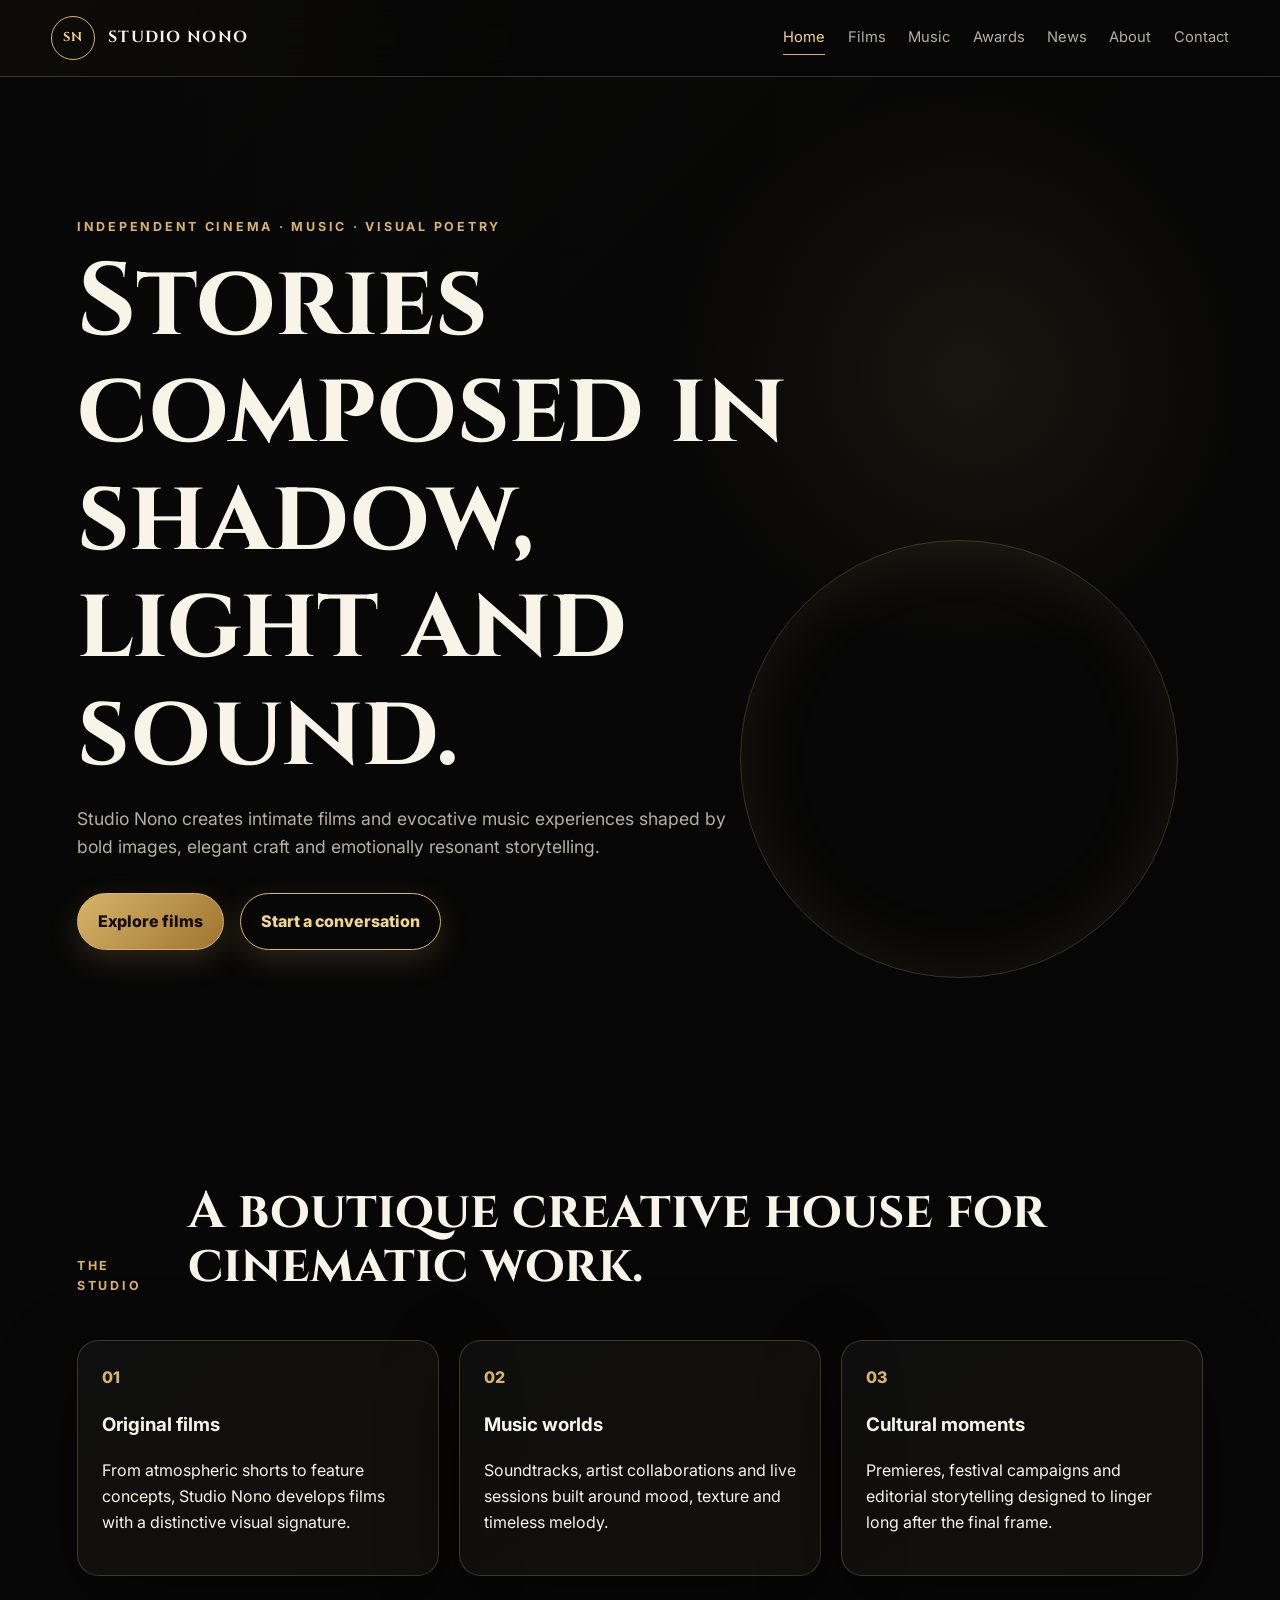
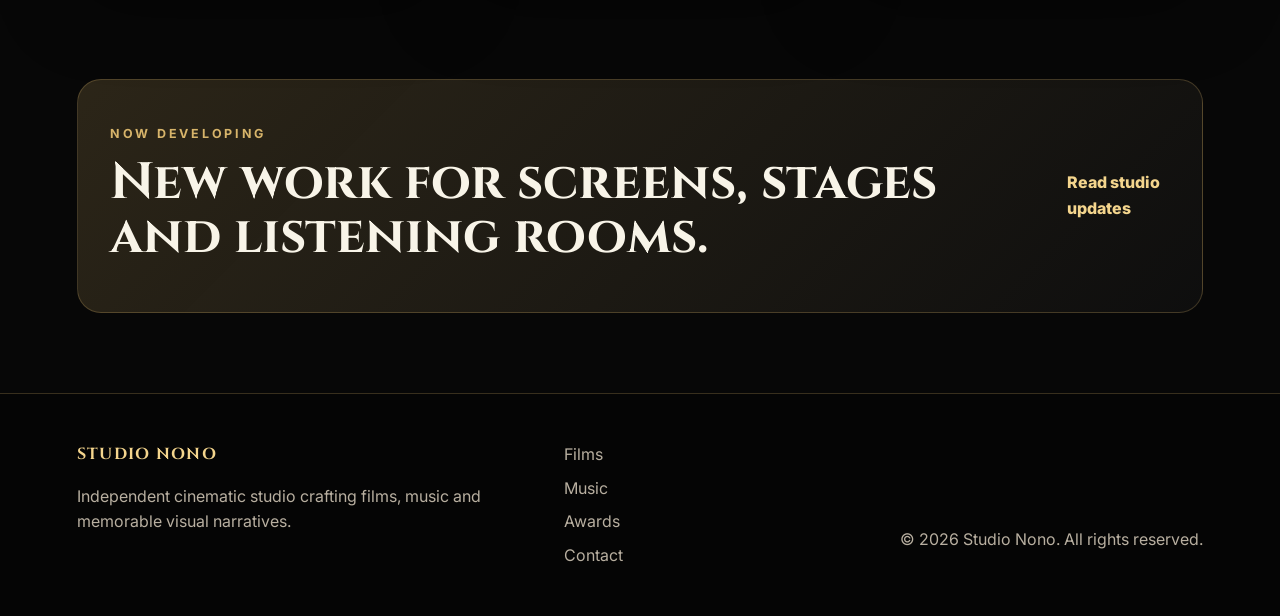
<file: index.html>
<!DOCTYPE html>
<html lang="en">
<head>
  <meta charset="UTF-8">
  <meta name="viewport" content="width=device-width, initial-scale=1.0">
  <meta name="description" content="Studio Nono is an independent cinematic studio crafting films, music and stories with a poetic global perspective.">
  <title>Studio Nono | Cinematic Stories</title>
  <link rel="preconnect" href="https://fonts.googleapis.com">
  <link rel="preconnect" href="https://fonts.gstatic.com" crossorigin>
  <link href="https://fonts.googleapis.com/css2?family=Cinzel:wght@500;600;700&family=Inter:wght@400;500;600;700&display=swap" rel="stylesheet">
  <link rel="stylesheet" href="assets/css/styles.css">
</head>
<body>
  <header class="site-header" data-header>
    <a class="brand" href="index.html" aria-label="Studio Nono home">
      <span class="brand-mark">SN</span>
      <span class="brand-text">Studio Nono</span>
    </a>
    <button class="nav-toggle" type="button" aria-expanded="false" aria-controls="primary-navigation" data-nav-toggle>
      <span class="sr-only">Toggle navigation</span>
      <span></span><span></span><span></span>
    </button>
    <nav class="primary-nav" id="primary-navigation" data-nav>
      <a href="index.html">Home</a>
      <a href="films.html">Films</a>
      <a href="music.html">Music</a>
      <a href="awards.html">Awards</a>
      <a href="news.html">News</a>
      <a href="about.html">About</a>
      <a href="contact.html">Contact</a>
    </nav>
  </header>

  <main>
    <section class="hero hero-home">
      <div class="hero-content reveal">
        <p class="eyebrow">Independent cinema · Music · Visual poetry</p>
        <h1>Stories composed in shadow, light and sound.</h1>
        <p class="hero-copy">Studio Nono creates intimate films and evocative music experiences shaped by bold images, elegant craft and emotionally resonant storytelling.</p>
        <div class="hero-actions">
          <a class="button" href="films.html">Explore films</a>
          <a class="button button-ghost" href="contact.html">Start a conversation</a>
        </div>
      </div>
    </section>

    <section class="section section-grid">
      <div class="section-heading reveal">
        <p class="eyebrow">The studio</p>
        <h2>A boutique creative house for cinematic work.</h2>
      </div>
      <div class="cards three-columns">
        <article class="card reveal">
          <span class="card-number">01</span>
          <h3>Original films</h3>
          <p>From atmospheric shorts to feature concepts, Studio Nono develops films with a distinctive visual signature.</p>
        </article>
        <article class="card reveal">
          <span class="card-number">02</span>
          <h3>Music worlds</h3>
          <p>Soundtracks, artist collaborations and live sessions built around mood, texture and timeless melody.</p>
        </article>
        <article class="card reveal">
          <span class="card-number">03</span>
          <h3>Cultural moments</h3>
          <p>Premieres, festival campaigns and editorial storytelling designed to linger long after the final frame.</p>
        </article>
      </div>
    </section>

    <section class="feature-band reveal">
      <div>
        <p class="eyebrow">Now developing</p>
        <h2>New work for screens, stages and listening rooms.</h2>
      </div>
      <a class="text-link" href="news.html">Read studio updates</a>
    </section>
  </main>

  <footer class="site-footer">
    <div>
      <a class="footer-brand" href="index.html">Studio Nono</a>
      <p>Independent cinematic studio crafting films, music and memorable visual narratives.</p>
    </div>
    <div class="footer-links">
      <a href="films.html">Films</a>
      <a href="music.html">Music</a>
      <a href="awards.html">Awards</a>
      <a href="contact.html">Contact</a>
    </div>
    <p class="copyright">© <span data-year></span> Studio Nono. All rights reserved.</p>
  </footer>
  <script src="assets/js/main.js"></script>
</body>
</html>
</file>
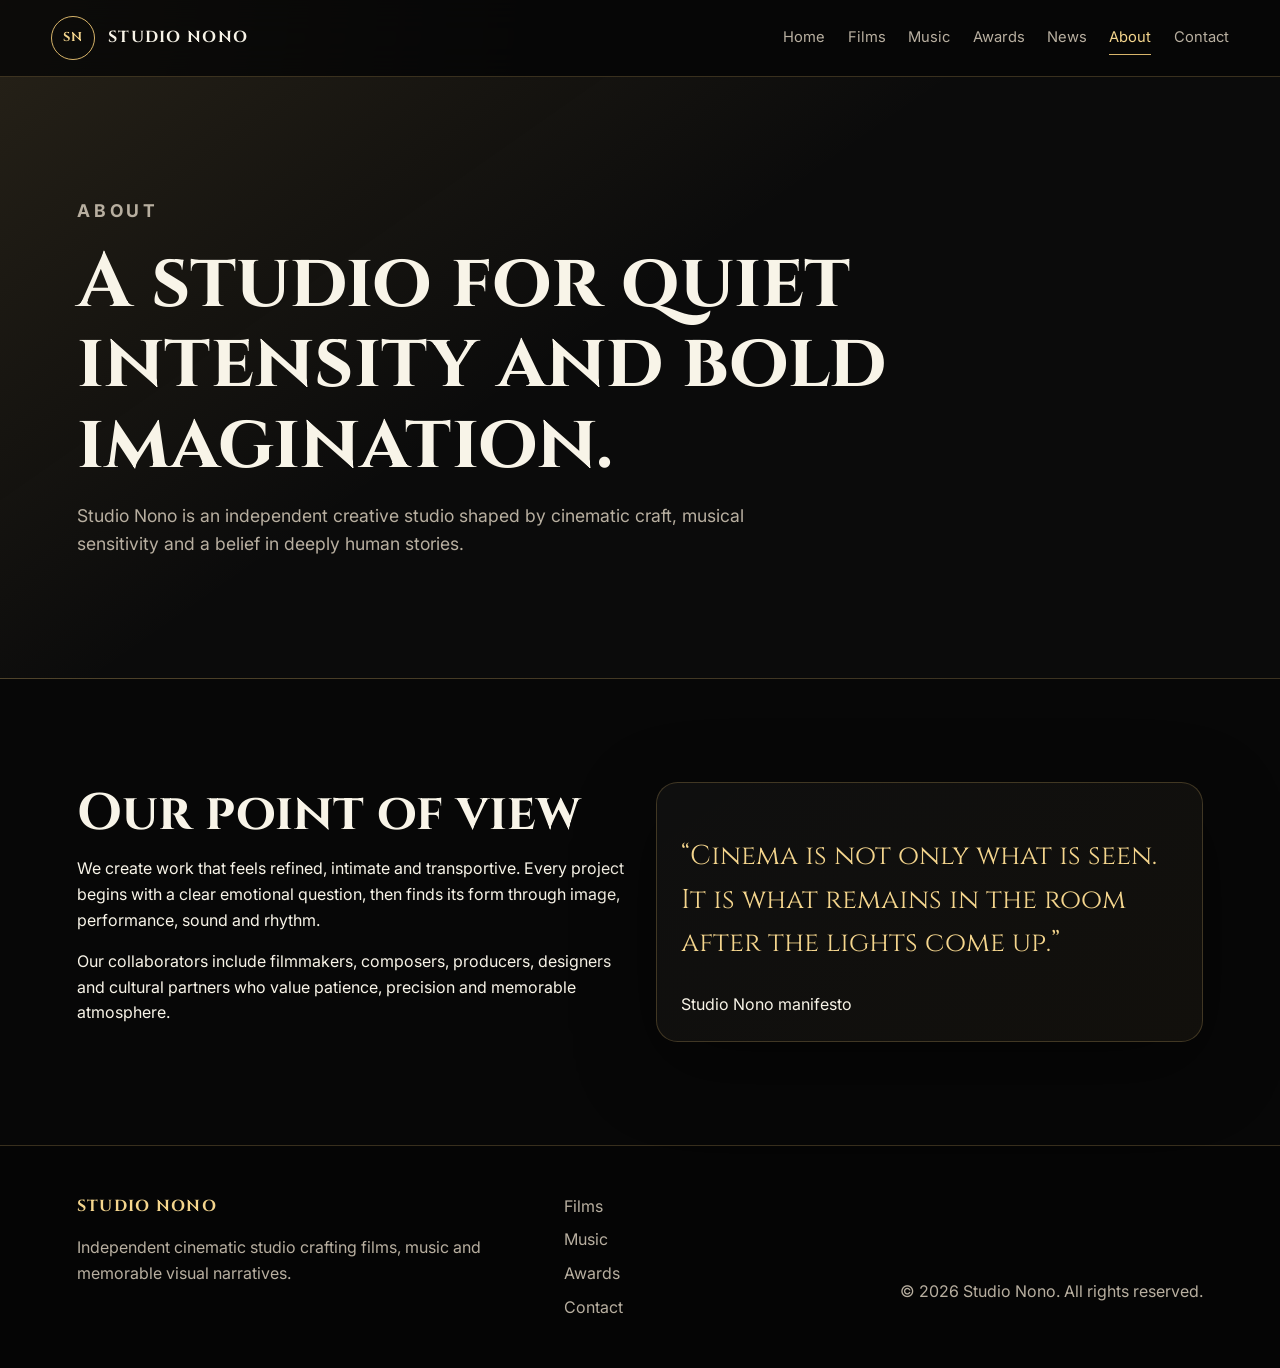
<file: about.html>
<!DOCTYPE html><html lang="en"><head><meta charset="UTF-8"><meta name="viewport" content="width=device-width, initial-scale=1.0"><meta name="description" content="About Studio Nono and its creative approach."><title>About | Studio Nono</title><link rel="preconnect" href="https://fonts.googleapis.com"><link rel="preconnect" href="https://fonts.gstatic.com" crossorigin><link href="https://fonts.googleapis.com/css2?family=Cinzel:wght@500;600;700&family=Inter:wght@400;500;600;700&display=swap" rel="stylesheet"><link rel="stylesheet" href="assets/css/styles.css"></head><body><header class="site-header" data-header><a class="brand" href="index.html" aria-label="Studio Nono home"><span class="brand-mark">SN</span><span class="brand-text">Studio Nono</span></a><button class="nav-toggle" type="button" aria-expanded="false" aria-controls="primary-navigation" data-nav-toggle><span class="sr-only">Toggle navigation</span><span></span><span></span><span></span></button><nav class="primary-nav" id="primary-navigation" data-nav><a href="index.html">Home</a><a href="films.html">Films</a><a href="music.html">Music</a><a href="awards.html">Awards</a><a href="news.html">News</a><a href="about.html">About</a><a href="contact.html">Contact</a></nav></header><main><section class="page-hero"><p class="eyebrow">About</p><h1>A studio for quiet intensity and bold imagination.</h1><p>Studio Nono is an independent creative studio shaped by cinematic craft, musical sensitivity and a belief in deeply human stories.</p></section><section class="section split"><div class="reveal"><h2>Our point of view</h2><p>We create work that feels refined, intimate and transportive. Every project begins with a clear emotional question, then finds its form through image, performance, sound and rhythm.</p><p>Our collaborators include filmmakers, composers, producers, designers and cultural partners who value patience, precision and memorable atmosphere.</p></div><div class="quote-card reveal"><p>“Cinema is not only what is seen. It is what remains in the room after the lights come up.”</p><span>Studio Nono manifesto</span></div></section></main><footer class="site-footer"><div><a class="footer-brand" href="index.html">Studio Nono</a><p>Independent cinematic studio crafting films, music and memorable visual narratives.</p></div><div class="footer-links"><a href="films.html">Films</a><a href="music.html">Music</a><a href="awards.html">Awards</a><a href="contact.html">Contact</a></div><p class="copyright">© <span data-year></span> Studio Nono. All rights reserved.</p></footer><script src="assets/js/main.js"></script></body></html>
</file>
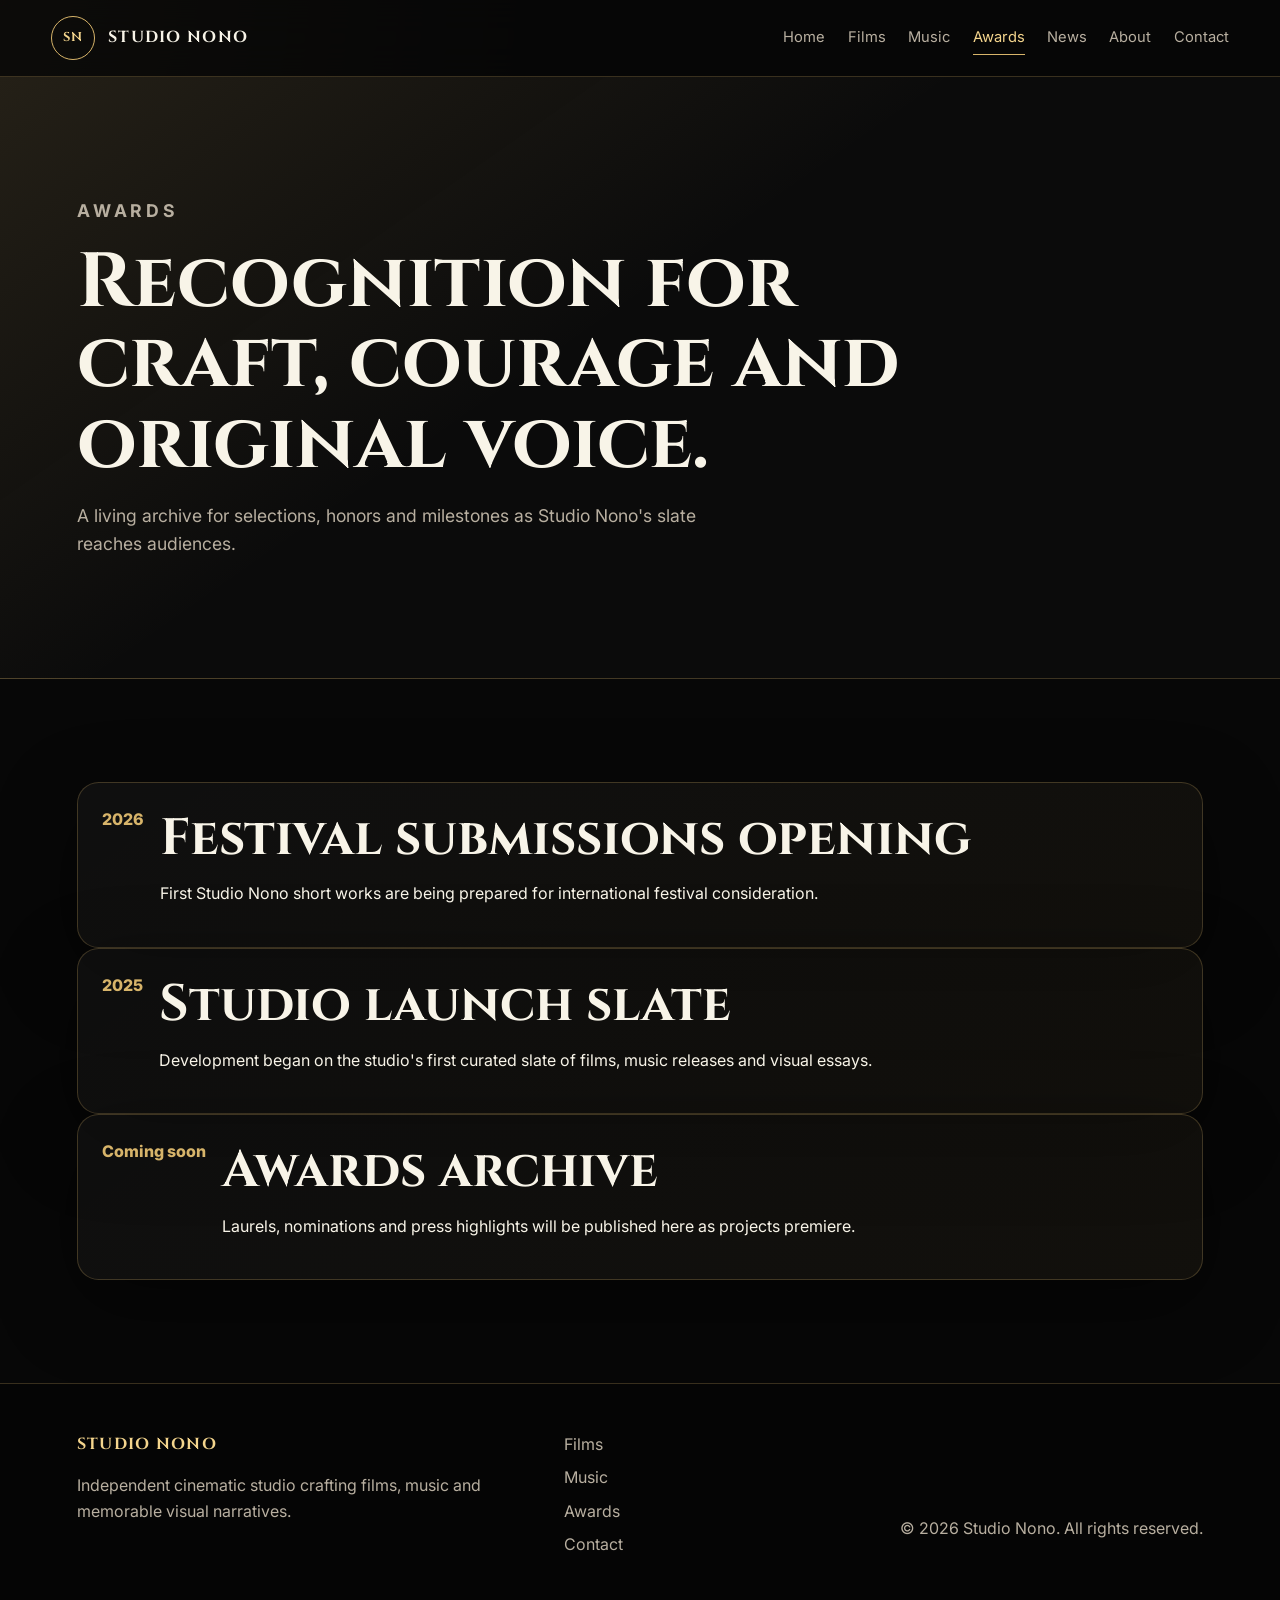
<file: awards.html>
<!DOCTYPE html><html lang="en"><head><meta charset="UTF-8"><meta name="viewport" content="width=device-width, initial-scale=1.0"><meta name="description" content="Studio Nono awards, selections and recognition."><title>Awards | Studio Nono</title><link rel="preconnect" href="https://fonts.googleapis.com"><link rel="preconnect" href="https://fonts.gstatic.com" crossorigin><link href="https://fonts.googleapis.com/css2?family=Cinzel:wght@500;600;700&family=Inter:wght@400;500;600;700&display=swap" rel="stylesheet"><link rel="stylesheet" href="assets/css/styles.css"></head><body><header class="site-header" data-header><a class="brand" href="index.html" aria-label="Studio Nono home"><span class="brand-mark">SN</span><span class="brand-text">Studio Nono</span></a><button class="nav-toggle" type="button" aria-expanded="false" aria-controls="primary-navigation" data-nav-toggle><span class="sr-only">Toggle navigation</span><span></span><span></span><span></span></button><nav class="primary-nav" id="primary-navigation" data-nav><a href="index.html">Home</a><a href="films.html">Films</a><a href="music.html">Music</a><a href="awards.html">Awards</a><a href="news.html">News</a><a href="about.html">About</a><a href="contact.html">Contact</a></nav></header><main><section class="page-hero"><p class="eyebrow">Awards</p><h1>Recognition for craft, courage and original voice.</h1><p>A living archive for selections, honors and milestones as Studio Nono's slate reaches audiences.</p></section><section class="section timeline"><article class="timeline-item reveal"><span>2026</span><div><h2>Festival submissions opening</h2><p>First Studio Nono short works are being prepared for international festival consideration.</p></div></article><article class="timeline-item reveal"><span>2025</span><div><h2>Studio launch slate</h2><p>Development began on the studio's first curated slate of films, music releases and visual essays.</p></div></article><article class="timeline-item reveal"><span>Coming soon</span><div><h2>Awards archive</h2><p>Laurels, nominations and press highlights will be published here as projects premiere.</p></div></article></section></main><footer class="site-footer"><div><a class="footer-brand" href="index.html">Studio Nono</a><p>Independent cinematic studio crafting films, music and memorable visual narratives.</p></div><div class="footer-links"><a href="films.html">Films</a><a href="music.html">Music</a><a href="awards.html">Awards</a><a href="contact.html">Contact</a></div><p class="copyright">© <span data-year></span> Studio Nono. All rights reserved.</p></footer><script src="assets/js/main.js"></script></body></html>
</file>
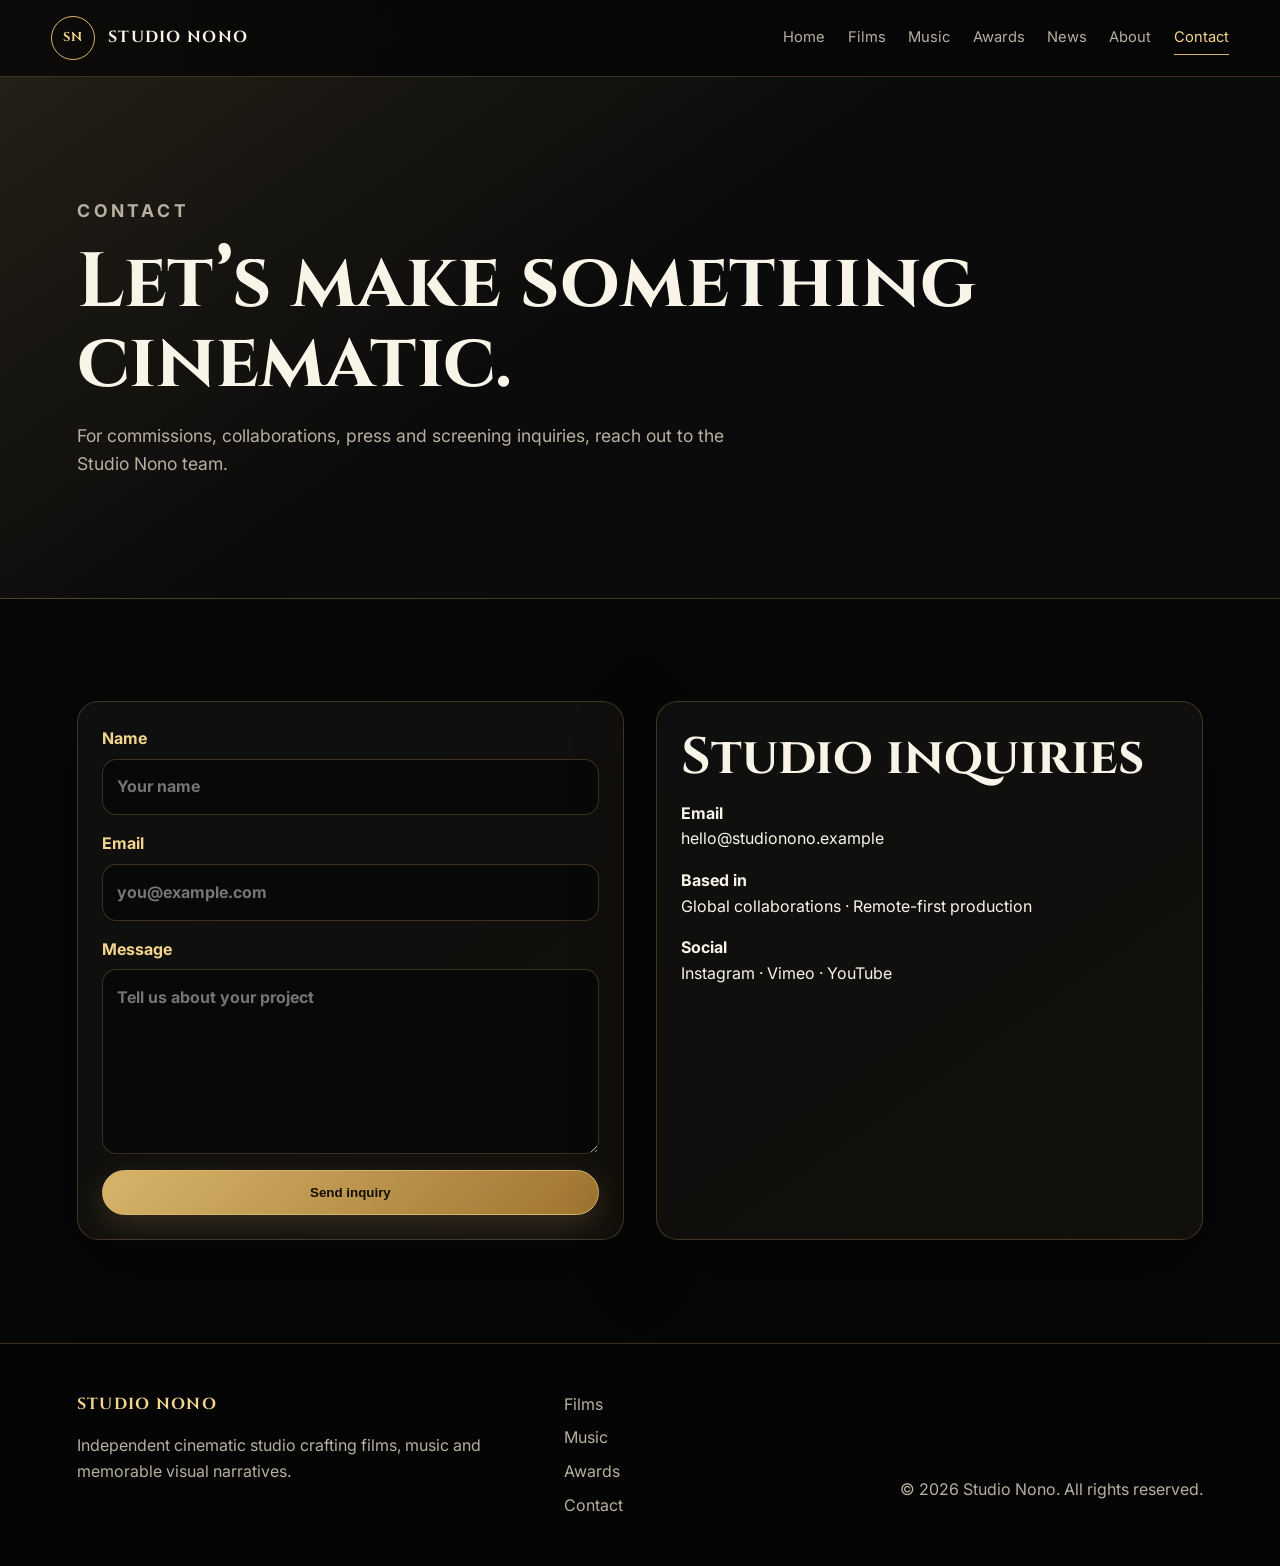
<file: contact.html>
<!DOCTYPE html><html lang="en"><head><meta charset="UTF-8"><meta name="viewport" content="width=device-width, initial-scale=1.0"><meta name="description" content="Contact Studio Nono for film, music and collaboration inquiries."><title>Contact | Studio Nono</title><link rel="preconnect" href="https://fonts.googleapis.com"><link rel="preconnect" href="https://fonts.gstatic.com" crossorigin><link href="https://fonts.googleapis.com/css2?family=Cinzel:wght@500;600;700&family=Inter:wght@400;500;600;700&display=swap" rel="stylesheet"><link rel="stylesheet" href="assets/css/styles.css"></head><body><header class="site-header" data-header><a class="brand" href="index.html" aria-label="Studio Nono home"><span class="brand-mark">SN</span><span class="brand-text">Studio Nono</span></a><button class="nav-toggle" type="button" aria-expanded="false" aria-controls="primary-navigation" data-nav-toggle><span class="sr-only">Toggle navigation</span><span></span><span></span><span></span></button><nav class="primary-nav" id="primary-navigation" data-nav><a href="index.html">Home</a><a href="films.html">Films</a><a href="music.html">Music</a><a href="awards.html">Awards</a><a href="news.html">News</a><a href="about.html">About</a><a href="contact.html">Contact</a></nav></header><main><section class="page-hero"><p class="eyebrow">Contact</p><h1>Let’s make something cinematic.</h1><p>For commissions, collaborations, press and screening inquiries, reach out to the Studio Nono team.</p></section><section class="section contact-layout"><form class="contact-form reveal" action="mailto:hello@studionono.example" method="post" enctype="text/plain"><label>Name<input type="text" name="name" placeholder="Your name" required></label><label>Email<input type="email" name="email" placeholder="you@example.com" required></label><label>Message<textarea name="message" rows="6" placeholder="Tell us about your project" required></textarea></label><button class="button" type="submit">Send inquiry</button></form><aside class="contact-panel reveal"><h2>Studio inquiries</h2><p><strong>Email</strong><br><a href="mailto:hello@studionono.example">hello@studionono.example</a></p><p><strong>Based in</strong><br>Global collaborations · Remote-first production</p><p><strong>Social</strong><br><a href="#">Instagram</a> · <a href="#">Vimeo</a> · <a href="#">YouTube</a></p></aside></section></main><footer class="site-footer"><div><a class="footer-brand" href="index.html">Studio Nono</a><p>Independent cinematic studio crafting films, music and memorable visual narratives.</p></div><div class="footer-links"><a href="films.html">Films</a><a href="music.html">Music</a><a href="awards.html">Awards</a><a href="contact.html">Contact</a></div><p class="copyright">© <span data-year></span> Studio Nono. All rights reserved.</p></footer><script src="assets/js/main.js"></script></body></html>
</file>
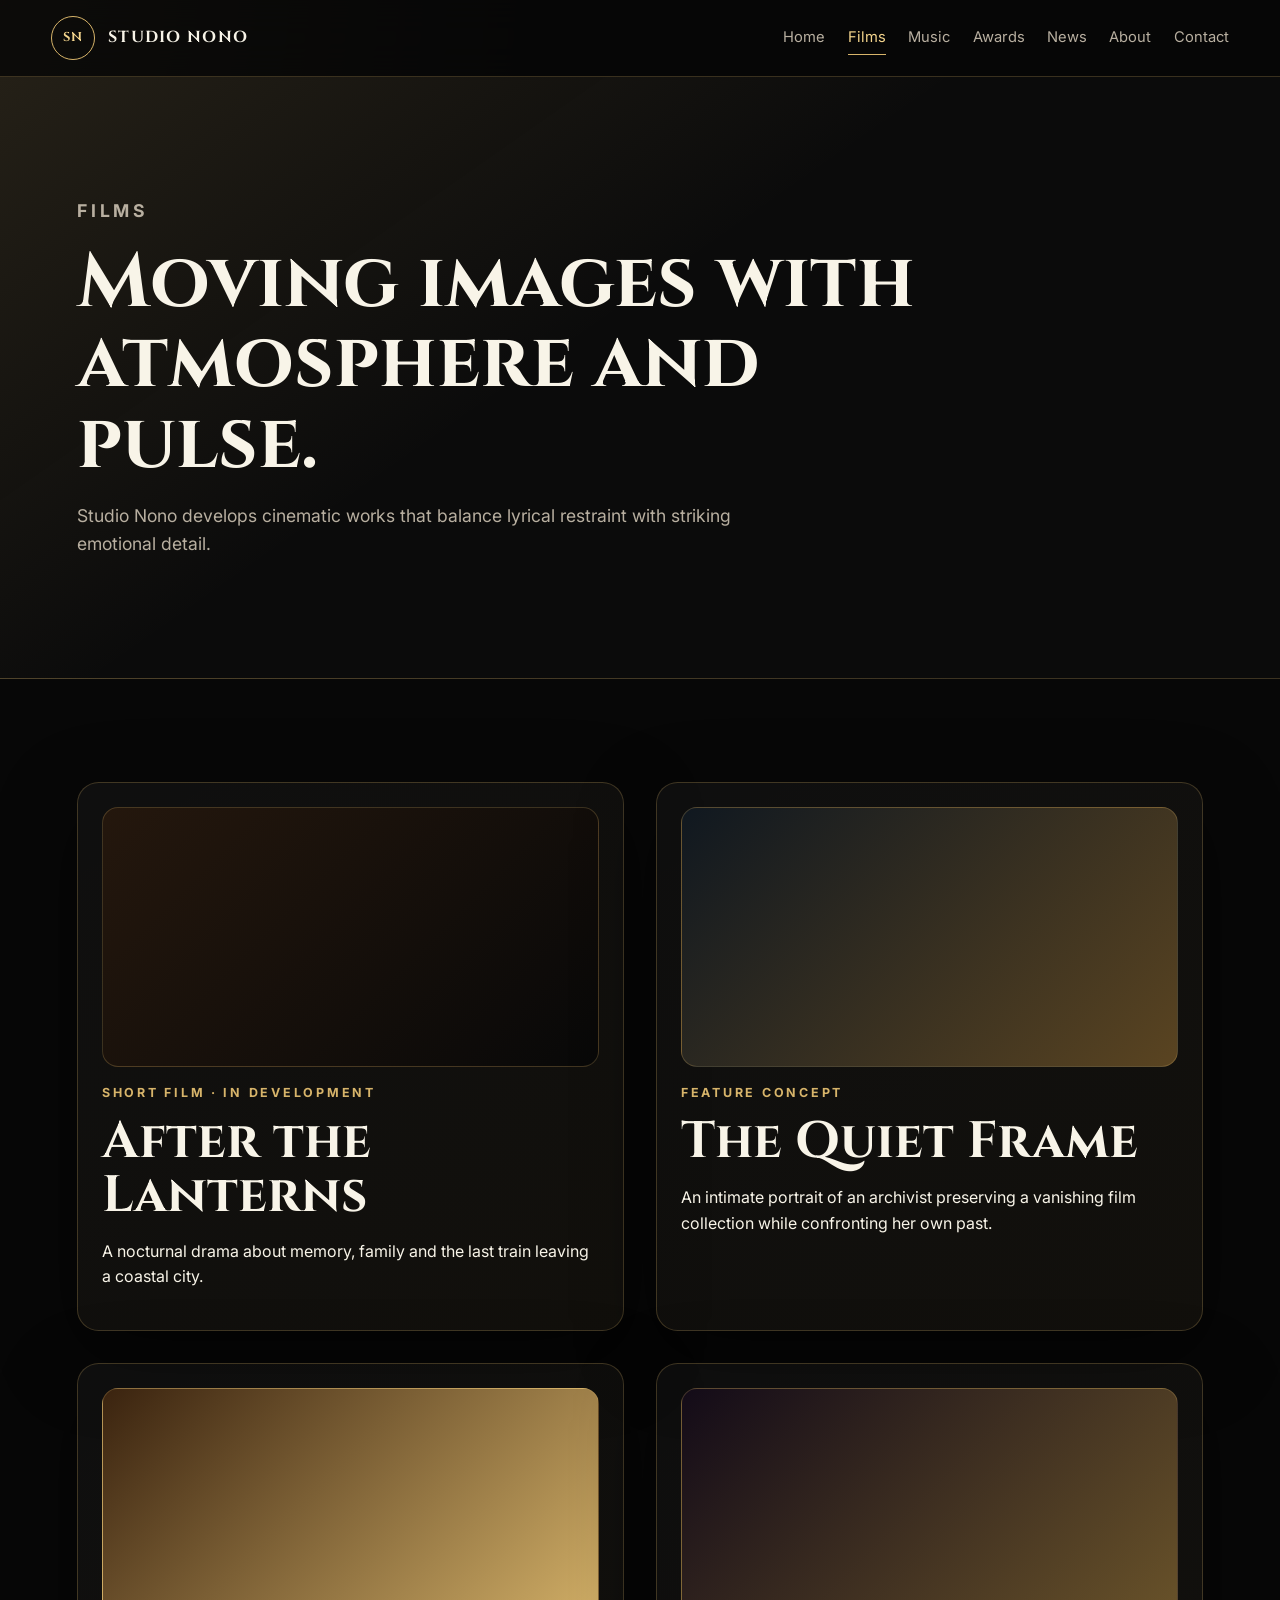
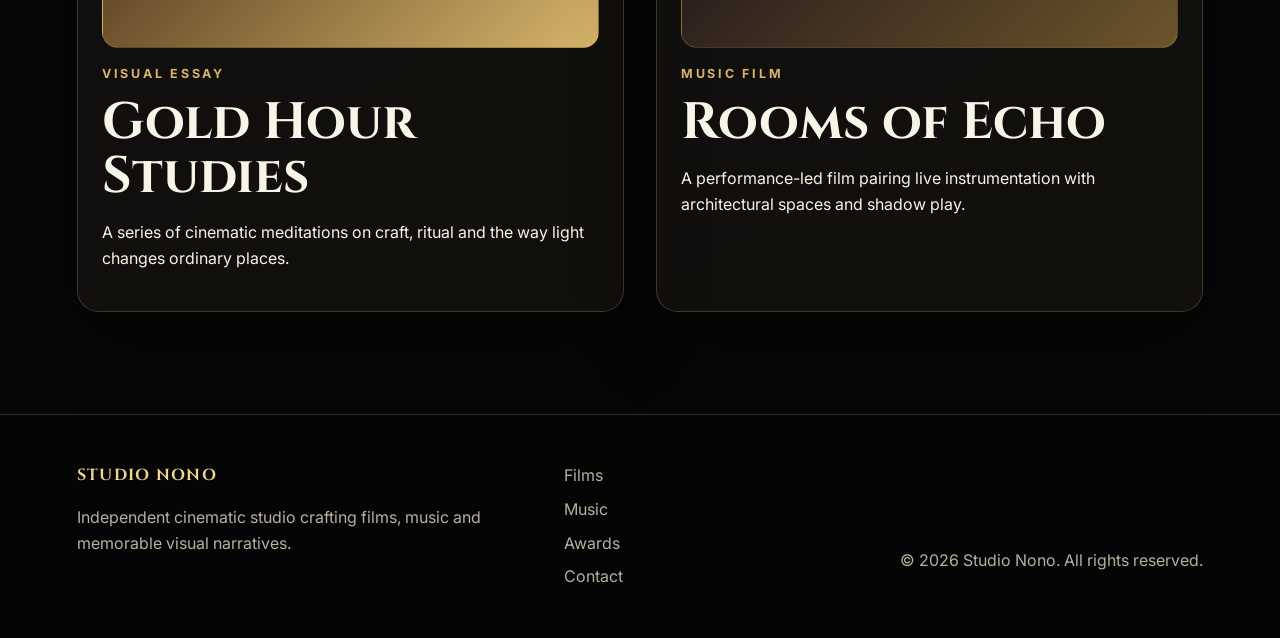
<file: films.html>
<!DOCTYPE html><html lang="en"><head><meta charset="UTF-8"><meta name="viewport" content="width=device-width, initial-scale=1.0"><meta name="description" content="Explore Studio Nono films and moving-image projects."><title>Films | Studio Nono</title><link rel="preconnect" href="https://fonts.googleapis.com"><link rel="preconnect" href="https://fonts.gstatic.com" crossorigin><link href="https://fonts.googleapis.com/css2?family=Cinzel:wght@500;600;700&family=Inter:wght@400;500;600;700&display=swap" rel="stylesheet"><link rel="stylesheet" href="assets/css/styles.css"></head><body><header class="site-header" data-header><a class="brand" href="index.html" aria-label="Studio Nono home"><span class="brand-mark">SN</span><span class="brand-text">Studio Nono</span></a><button class="nav-toggle" type="button" aria-expanded="false" aria-controls="primary-navigation" data-nav-toggle><span class="sr-only">Toggle navigation</span><span></span><span></span><span></span></button><nav class="primary-nav" id="primary-navigation" data-nav><a href="index.html">Home</a><a href="films.html">Films</a><a href="music.html">Music</a><a href="awards.html">Awards</a><a href="news.html">News</a><a href="about.html">About</a><a href="contact.html">Contact</a></nav></header><main><section class="page-hero"><p class="eyebrow">Films</p><h1>Moving images with atmosphere and pulse.</h1><p>Studio Nono develops cinematic works that balance lyrical restraint with striking emotional detail.</p></section><section class="section"><div class="cards two-columns"><article class="project-card reveal"><div class="poster poster-one"></div><p class="eyebrow">Short film · In development</p><h2>After the Lanterns</h2><p>A nocturnal drama about memory, family and the last train leaving a coastal city.</p></article><article class="project-card reveal"><div class="poster poster-two"></div><p class="eyebrow">Feature concept</p><h2>The Quiet Frame</h2><p>An intimate portrait of an archivist preserving a vanishing film collection while confronting her own past.</p></article><article class="project-card reveal"><div class="poster poster-three"></div><p class="eyebrow">Visual essay</p><h2>Gold Hour Studies</h2><p>A series of cinematic meditations on craft, ritual and the way light changes ordinary places.</p></article><article class="project-card reveal"><div class="poster poster-four"></div><p class="eyebrow">Music film</p><h2>Rooms of Echo</h2><p>A performance-led film pairing live instrumentation with architectural spaces and shadow play.</p></article></div></section></main><footer class="site-footer"><div><a class="footer-brand" href="index.html">Studio Nono</a><p>Independent cinematic studio crafting films, music and memorable visual narratives.</p></div><div class="footer-links"><a href="films.html">Films</a><a href="music.html">Music</a><a href="awards.html">Awards</a><a href="contact.html">Contact</a></div><p class="copyright">© <span data-year></span> Studio Nono. All rights reserved.</p></footer><script src="assets/js/main.js"></script></body></html>
</file>
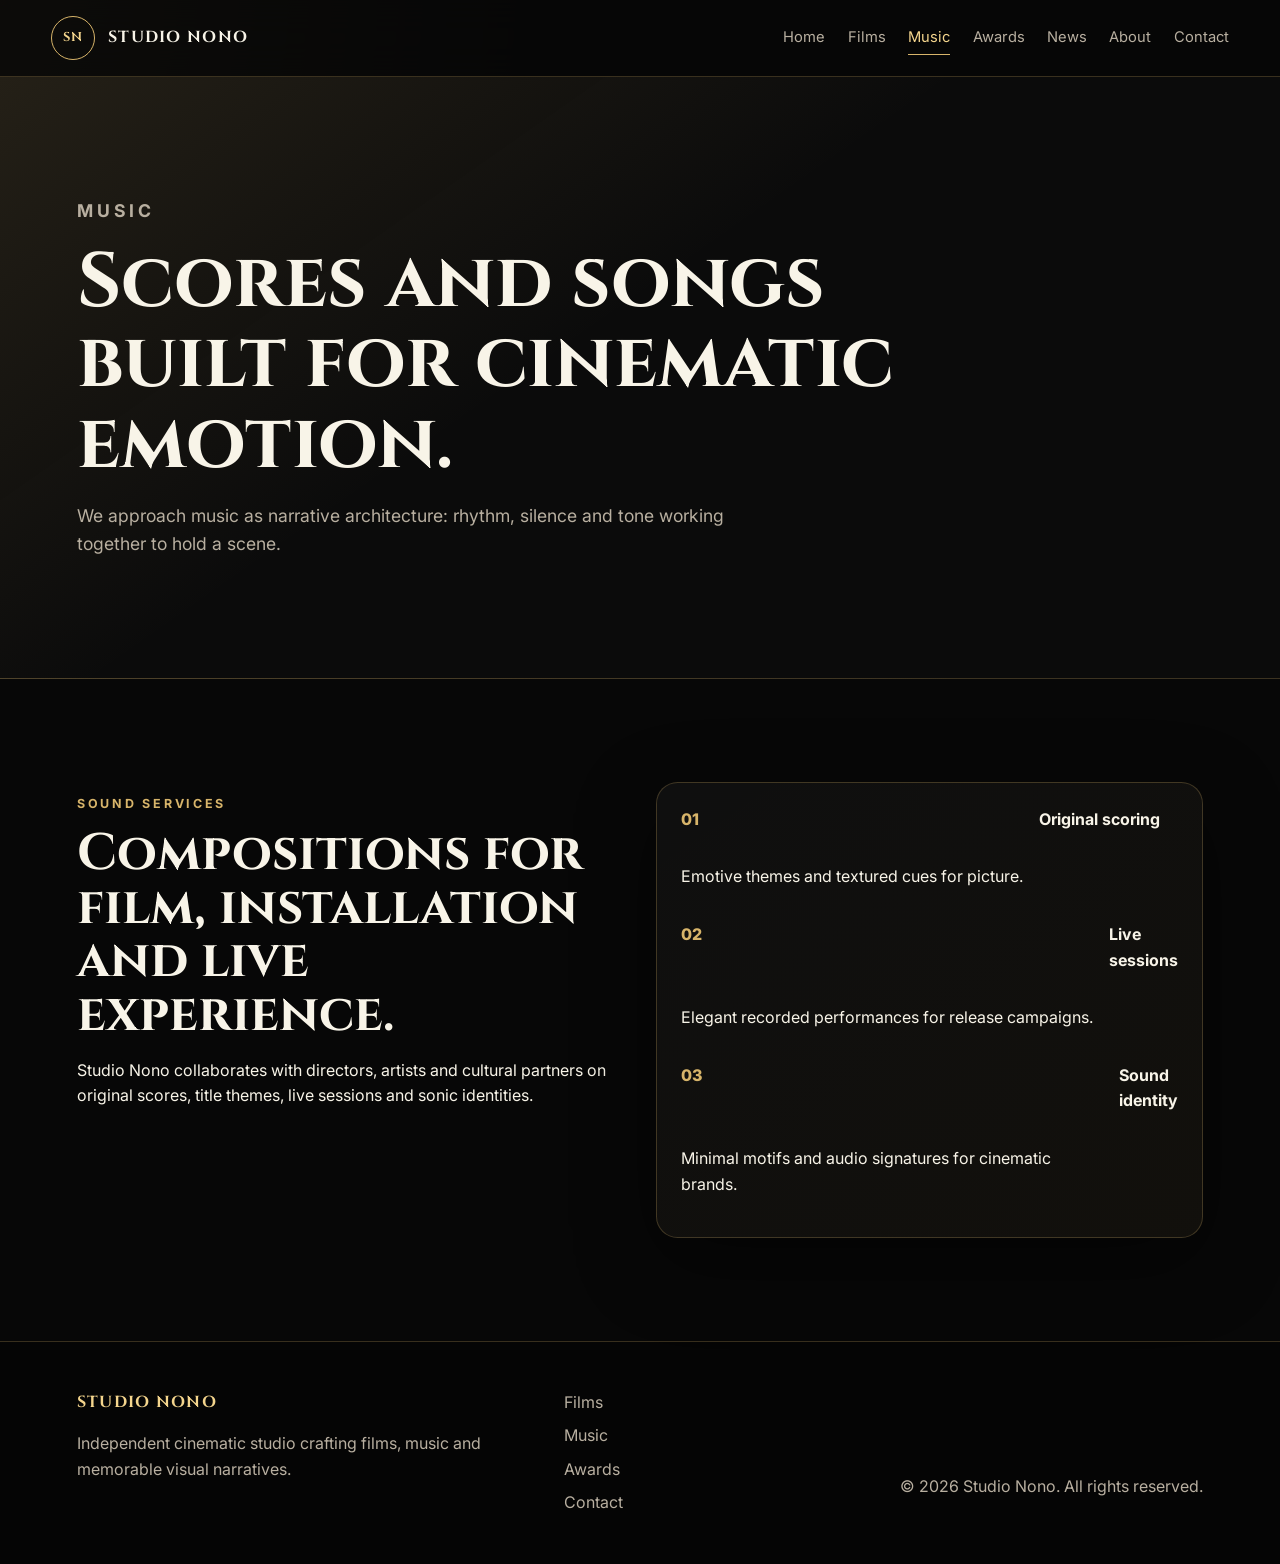
<file: music.html>
<!DOCTYPE html><html lang="en"><head><meta charset="UTF-8"><meta name="viewport" content="width=device-width, initial-scale=1.0"><meta name="description" content="Studio Nono music, scores and sound worlds."><title>Music | Studio Nono</title><link rel="preconnect" href="https://fonts.googleapis.com"><link rel="preconnect" href="https://fonts.gstatic.com" crossorigin><link href="https://fonts.googleapis.com/css2?family=Cinzel:wght@500;600;700&family=Inter:wght@400;500;600;700&display=swap" rel="stylesheet"><link rel="stylesheet" href="assets/css/styles.css"></head><body><header class="site-header" data-header><a class="brand" href="index.html" aria-label="Studio Nono home"><span class="brand-mark">SN</span><span class="brand-text">Studio Nono</span></a><button class="nav-toggle" type="button" aria-expanded="false" aria-controls="primary-navigation" data-nav-toggle><span class="sr-only">Toggle navigation</span><span></span><span></span><span></span></button><nav class="primary-nav" id="primary-navigation" data-nav><a href="index.html">Home</a><a href="films.html">Films</a><a href="music.html">Music</a><a href="awards.html">Awards</a><a href="news.html">News</a><a href="about.html">About</a><a href="contact.html">Contact</a></nav></header><main><section class="page-hero"><p class="eyebrow">Music</p><h1>Scores and songs built for cinematic emotion.</h1><p>We approach music as narrative architecture: rhythm, silence and tone working together to hold a scene.</p></section><section class="section split"><div class="reveal"><p class="eyebrow">Sound services</p><h2>Compositions for film, installation and live experience.</h2><p>Studio Nono collaborates with directors, artists and cultural partners on original scores, title themes, live sessions and sonic identities.</p></div><div class="track-list reveal"><div><span>01</span><strong>Original scoring</strong><p>Emotive themes and textured cues for picture.</p></div><div><span>02</span><strong>Live sessions</strong><p>Elegant recorded performances for release campaigns.</p></div><div><span>03</span><strong>Sound identity</strong><p>Minimal motifs and audio signatures for cinematic brands.</p></div></div></section></main><footer class="site-footer"><div><a class="footer-brand" href="index.html">Studio Nono</a><p>Independent cinematic studio crafting films, music and memorable visual narratives.</p></div><div class="footer-links"><a href="films.html">Films</a><a href="music.html">Music</a><a href="awards.html">Awards</a><a href="contact.html">Contact</a></div><p class="copyright">© <span data-year></span> Studio Nono. All rights reserved.</p></footer><script src="assets/js/main.js"></script></body></html>
</file>
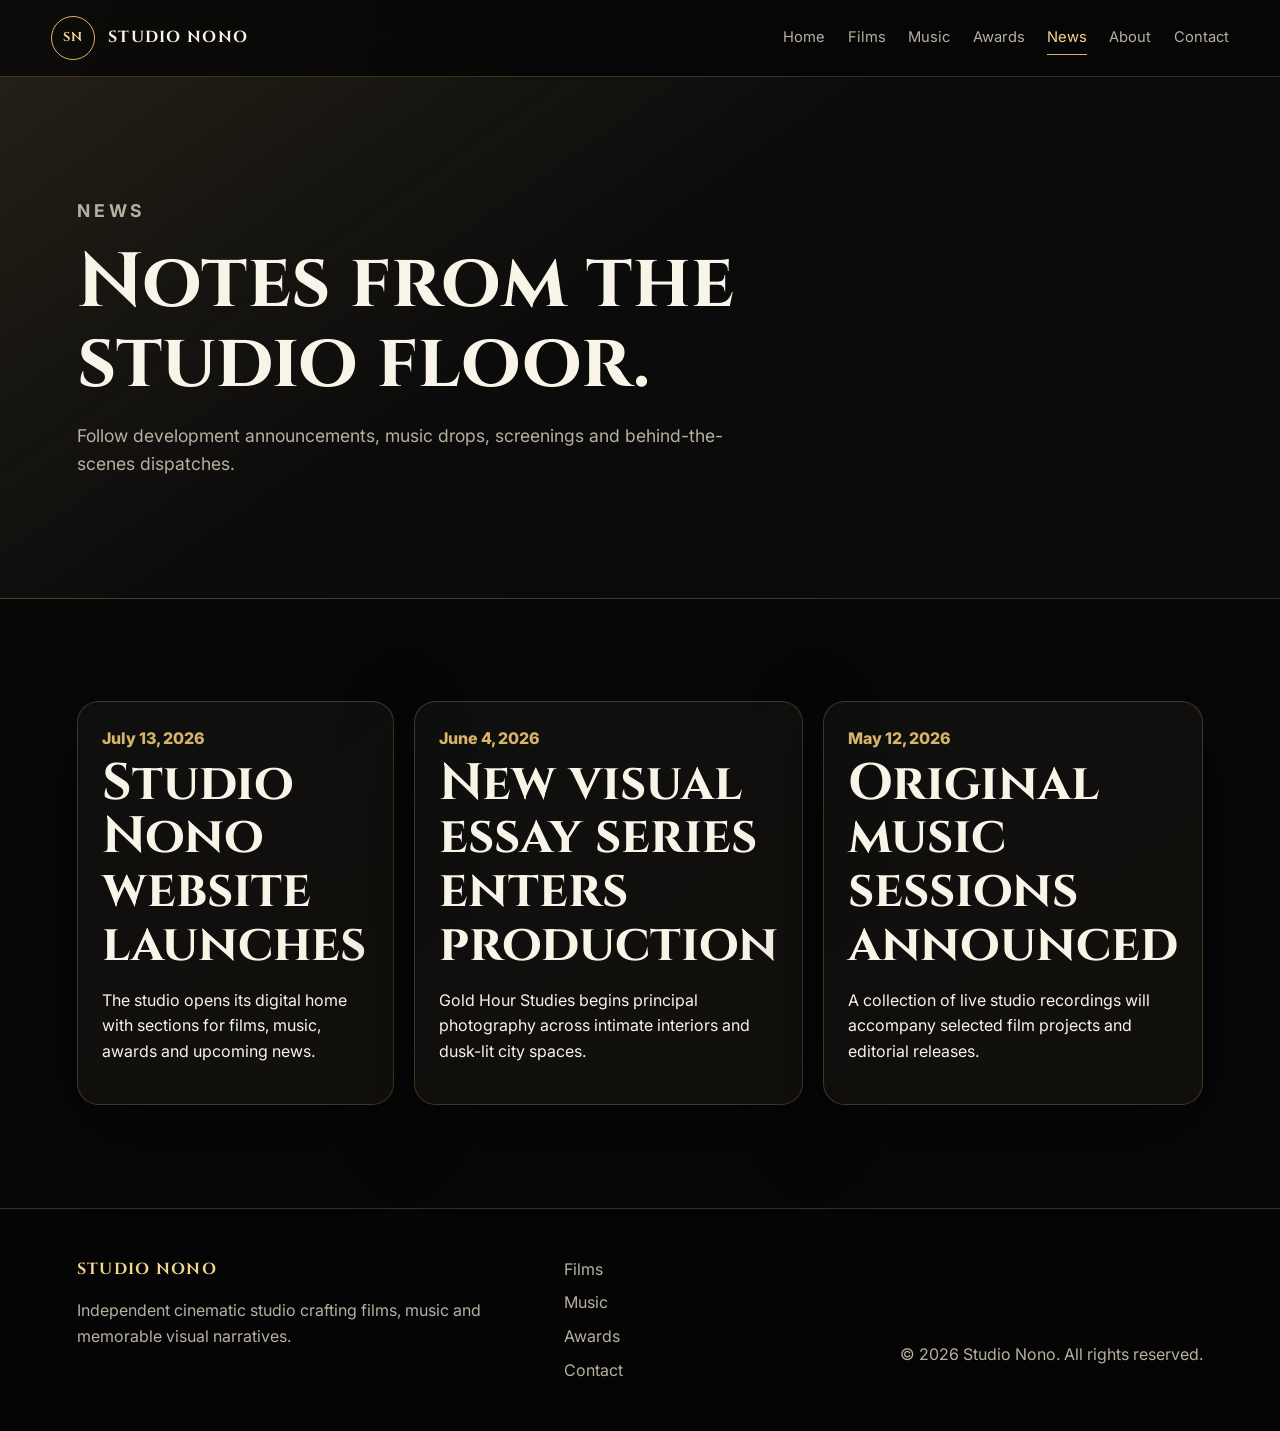
<file: news.html>
<!DOCTYPE html><html lang="en"><head><meta charset="UTF-8"><meta name="viewport" content="width=device-width, initial-scale=1.0"><meta name="description" content="Latest Studio Nono news and updates."><title>News | Studio Nono</title><link rel="preconnect" href="https://fonts.googleapis.com"><link rel="preconnect" href="https://fonts.gstatic.com" crossorigin><link href="https://fonts.googleapis.com/css2?family=Cinzel:wght@500;600;700&family=Inter:wght@400;500;600;700&display=swap" rel="stylesheet"><link rel="stylesheet" href="assets/css/styles.css"></head><body><header class="site-header" data-header><a class="brand" href="index.html" aria-label="Studio Nono home"><span class="brand-mark">SN</span><span class="brand-text">Studio Nono</span></a><button class="nav-toggle" type="button" aria-expanded="false" aria-controls="primary-navigation" data-nav-toggle><span class="sr-only">Toggle navigation</span><span></span><span></span><span></span></button><nav class="primary-nav" id="primary-navigation" data-nav><a href="index.html">Home</a><a href="films.html">Films</a><a href="music.html">Music</a><a href="awards.html">Awards</a><a href="news.html">News</a><a href="about.html">About</a><a href="contact.html">Contact</a></nav></header><main><section class="page-hero"><p class="eyebrow">News</p><h1>Notes from the studio floor.</h1><p>Follow development announcements, music drops, screenings and behind-the-scenes dispatches.</p></section><section class="section news-grid"><article class="news-card reveal"><time datetime="2026-07-13">July 13, 2026</time><h2>Studio Nono website launches</h2><p>The studio opens its digital home with sections for films, music, awards and upcoming news.</p></article><article class="news-card reveal"><time datetime="2026-06-04">June 4, 2026</time><h2>New visual essay series enters production</h2><p>Gold Hour Studies begins principal photography across intimate interiors and dusk-lit city spaces.</p></article><article class="news-card reveal"><time datetime="2026-05-12">May 12, 2026</time><h2>Original music sessions announced</h2><p>A collection of live studio recordings will accompany selected film projects and editorial releases.</p></article></section></main><footer class="site-footer"><div><a class="footer-brand" href="index.html">Studio Nono</a><p>Independent cinematic studio crafting films, music and memorable visual narratives.</p></div><div class="footer-links"><a href="films.html">Films</a><a href="music.html">Music</a><a href="awards.html">Awards</a><a href="contact.html">Contact</a></div><p class="copyright">© <span data-year></span> Studio Nono. All rights reserved.</p></footer><script src="assets/js/main.js"></script></body></html>
</file>
<file: assets/css/styles.css>
:root{--bg:#070707;--bg-soft:#101010;--panel:#17130f;--gold:#d7b46a;--gold-bright:#f4d58d;--text:#f8f4e8;--muted:#b8afa0;--line:rgba(215,180,106,.24);--shadow:0 24px 80px rgba(0,0,0,.45)}*{box-sizing:border-box}html{scroll-behavior:smooth}body{margin:0;font-family:Inter,system-ui,sans-serif;background:radial-gradient(circle at top left,rgba(215,180,106,.14),transparent 34rem),var(--bg);color:var(--text);line-height:1.6}a{color:inherit;text-decoration:none}img,svg{max-width:100%}.sr-only{position:absolute;width:1px;height:1px;padding:0;margin:-1px;overflow:hidden;clip:rect(0,0,0,0);white-space:nowrap;border:0}.site-header{position:sticky;top:0;z-index:20;display:flex;align-items:center;justify-content:space-between;gap:1rem;padding:1rem clamp(1rem,4vw,4rem);background:rgba(7,7,7,.78);backdrop-filter:blur(18px);border-bottom:1px solid var(--line)}.brand,.footer-brand{font-family:Cinzel,serif;font-weight:700;letter-spacing:.08em;text-transform:uppercase}.brand{display:flex;align-items:center;gap:.8rem}.brand-mark{display:grid;place-items:center;width:2.75rem;height:2.75rem;border:1px solid var(--gold);border-radius:50%;color:var(--gold-bright);font-size:.8rem}.primary-nav{display:flex;align-items:center;gap:1.4rem;color:var(--muted);font-size:.92rem}.primary-nav a{position:relative}.primary-nav a::after{content:"";position:absolute;left:0;right:0;bottom:-.35rem;height:1px;transform:scaleX(0);background:var(--gold);transition:transform .25s}.primary-nav a:hover,.primary-nav a.active{color:var(--gold-bright)}.primary-nav a:hover::after,.primary-nav a.active::after{transform:scaleX(1)}.nav-toggle{display:none;background:none;border:0;color:var(--text);padding:.5rem}.nav-toggle span:not(.sr-only){display:block;width:1.7rem;height:2px;margin:.35rem;background:var(--gold);transition:.25s}.hero{min-height:82vh;display:grid;align-items:center;padding:clamp(6rem,10vw,9rem) clamp(1rem,6vw,6rem);position:relative;overflow:hidden}.hero::before{content:"";position:absolute;inset:0;background:linear-gradient(90deg,rgba(7,7,7,.98),rgba(7,7,7,.64)),radial-gradient(circle at 75% 30%,rgba(215,180,106,.32),transparent 18rem),linear-gradient(135deg,#1b130d,#050505 58%)}.hero::after{content:"";position:absolute;inset:auto 8% 10% auto;width:34vw;aspect-ratio:1;border:1px solid var(--line);border-radius:50%;box-shadow:inset 0 0 70px rgba(215,180,106,.1)}.hero-content,.page-hero>*{position:relative;z-index:1}.hero-content{max-width:760px}.eyebrow{color:var(--gold);font-size:.78rem;text-transform:uppercase;letter-spacing:.22em;font-weight:700}.hero h1,.page-hero h1,.section h2,.feature-band h2{font-family:Cinzel,serif;line-height:1.05;margin:.3rem 0 1rem}.hero h1{font-size:clamp(3rem,8vw,7.5rem)}.hero-copy,.page-hero p{max-width:680px;color:var(--muted);font-size:1.1rem}.hero-actions{display:flex;gap:1rem;flex-wrap:wrap;margin-top:2rem}.button{display:inline-flex;justify-content:center;align-items:center;padding:.9rem 1.25rem;border:1px solid var(--gold);background:linear-gradient(135deg,var(--gold),#9f7430);color:#130d05;font-weight:800;border-radius:999px;box-shadow:0 10px 30px rgba(215,180,106,.18)}.button-ghost{background:transparent;color:var(--gold-bright)}.section,.page-hero{padding:clamp(4rem,8vw,7rem) clamp(1rem,6vw,6rem)}.page-hero{background:linear-gradient(145deg,rgba(215,180,106,.12),transparent 45%),#0b0b0b;border-bottom:1px solid var(--line)}.page-hero h1{font-size:clamp(2.4rem,6vw,5.5rem);max-width:900px}.section-heading{display:flex;justify-content:space-between;gap:2rem;align-items:end;margin-bottom:2rem}.section-heading h2,.section h2,.feature-band h2{font-size:clamp(2rem,4vw,3.8rem)}.cards{display:grid;gap:1.25rem}.three-columns{grid-template-columns:repeat(3,1fr)}.two-columns,.split,.contact-layout{grid-template-columns:repeat(2,minmax(0,1fr));display:grid;gap:2rem}.card,.project-card,.news-card,.quote-card,.contact-panel,.contact-form,.track-list,.timeline-item{background:linear-gradient(145deg,rgba(255,255,255,.035),rgba(215,180,106,.055));border:1px solid var(--line);border-radius:1.35rem;padding:1.5rem;box-shadow:var(--shadow)}.card-number,.timeline-item span,.track-list span,time{color:var(--gold);font-weight:800}.poster{min-height:260px;border-radius:1rem;margin-bottom:1rem;border:1px solid var(--line);background:linear-gradient(135deg,#24170d,#080808)}.poster-two{background:linear-gradient(135deg,#101820,#5a4421)}.poster-three{background:linear-gradient(135deg,#3a230f,#d7b46a)}.poster-four{background:linear-gradient(135deg,#130b18,#6c552a)}.feature-band{margin:0 clamp(1rem,6vw,6rem) 5rem;padding:2rem;border:1px solid var(--line);border-radius:1.5rem;background:linear-gradient(135deg,rgba(215,180,106,.18),rgba(255,255,255,.03));display:flex;justify-content:space-between;gap:2rem;align-items:center}.text-link{color:var(--gold-bright);font-weight:800}.track-list{display:grid;gap:1rem}.track-list div,.timeline-item{display:grid;grid-template-columns:auto 1fr;gap:1rem}.news-grid{display:grid;grid-template-columns:repeat(3,1fr);gap:1.25rem}.quote-card p{font-family:Cinzel,serif;font-size:1.7rem;color:var(--gold-bright)}.contact-form{display:grid;gap:1rem}.contact-form label{display:grid;gap:.45rem;color:var(--gold-bright);font-weight:700}.contact-form input,.contact-form textarea{width:100%;border:1px solid var(--line);border-radius:.9rem;background:#080808;color:var(--text);padding:.9rem;font:inherit}.site-footer{display:grid;grid-template-columns:1.5fr 1fr auto;gap:2rem;padding:3rem clamp(1rem,6vw,6rem);border-top:1px solid var(--line);background:#050505;color:var(--muted)}.footer-brand{display:block;color:var(--gold-bright);margin-bottom:.75rem}.footer-links{display:grid;gap:.5rem}.copyright{align-self:end}.reveal{opacity:0;transform:translateY(18px);transition:opacity .7s ease,transform .7s ease}.reveal.visible{opacity:1;transform:none}@media (max-width:850px){.nav-toggle{display:block;z-index:30}.primary-nav{position:fixed;inset:4.8rem 1rem auto;display:grid;gap:.3rem;padding:1rem;background:rgba(12,12,12,.96);border:1px solid var(--line);border-radius:1rem;box-shadow:var(--shadow);transform:translateY(-1rem);opacity:0;pointer-events:none}.primary-nav.open{transform:none;opacity:1;pointer-events:auto}.primary-nav a{padding:.8rem}.nav-toggle.open span:nth-child(2){transform:translateY(7px) rotate(45deg)}.nav-toggle.open span:nth-child(3){opacity:0}.nav-toggle.open span:nth-child(4){transform:translateY(-7px) rotate(-45deg)}.three-columns,.two-columns,.split,.contact-layout,.news-grid,.site-footer{grid-template-columns:1fr}.hero{min-height:76vh}.feature-band{display:grid}.brand-text{font-size:.9rem}}@media (prefers-reduced-motion:reduce){*,*::before,*::after{scroll-behavior:auto!important;transition:none!important}.reveal{opacity:1;transform:none}}
</file>
